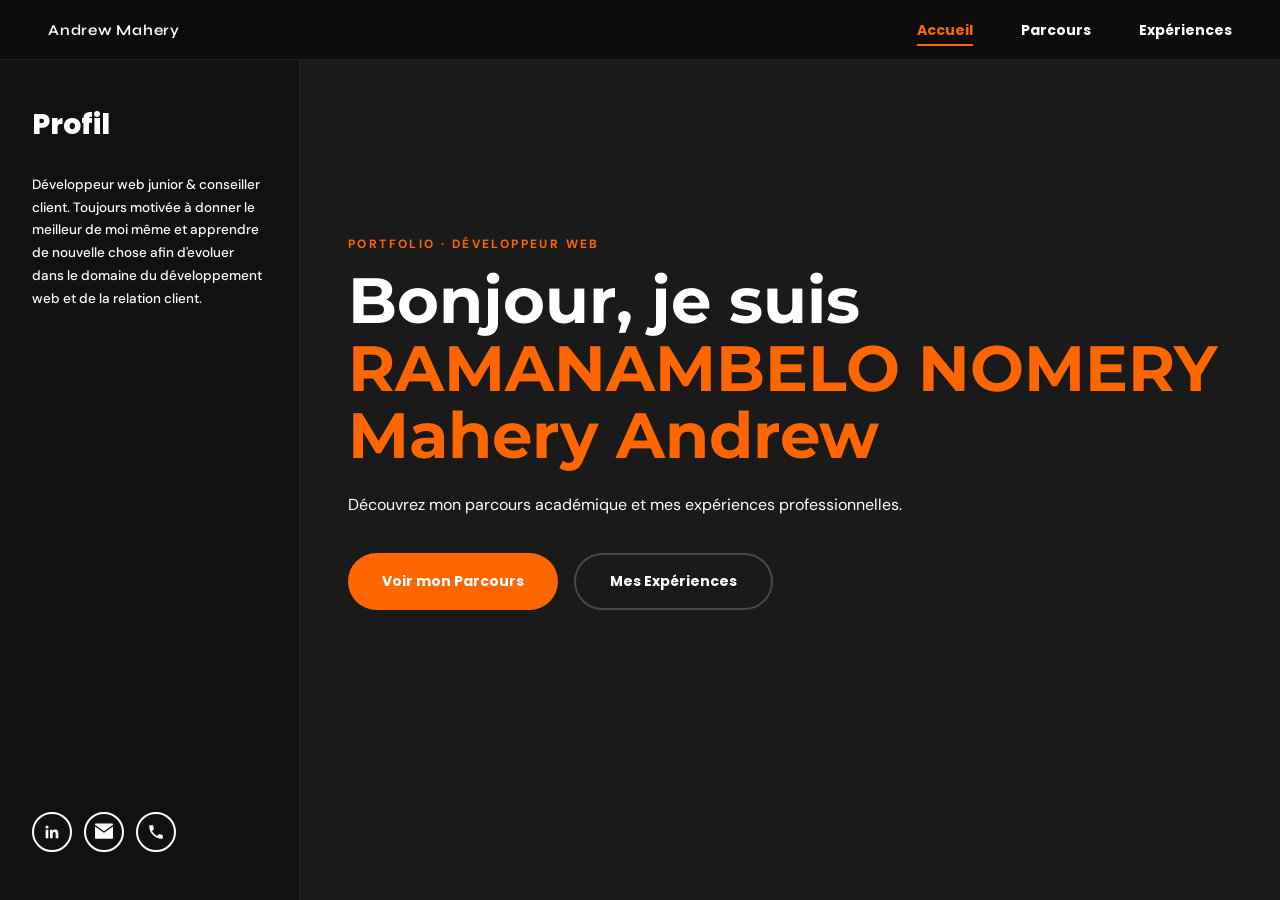
<file: index.html>
<!doctype html>
<html lang="fr">
  <head>
    <meta charset="UTF-8" />
    <meta name="viewport" content="width=device-width, initial-scale=1.0" />
    <title>Andrew Mahery – Portfolio</title>
    <link
      href="https://fonts.googleapis.com/css2?family=Syne:wght@400;600;700;800&family=DM+Sans:wght@300;400;500&family=Poppins:wght@400;700;800&family=Montserrat:wght@800&display=swap"
      rel="stylesheet"
    />
    <style>
      :root {
        --bg-dark: #1a1a1a;
        --bg-sidebar: #111111;
        --bg-card: #2e2e2e;
        --bg-nav: #0d0d0d;
        --accent: #ff6600;
        --white: #ffffff;
        --muted: #aaaaaa;
        --border: rgba(255, 255, 255, 0.08);
        --radius: 18px;
        --transition-smooth: all 0.5s cubic-bezier(0.23, 1, 0.32, 1);
        --transition-bounce: all 0.6s cubic-bezier(0.175, 0.885, 0.32, 1.15);
      }

      *,
      *::before,
      *::after {
        box-sizing: border-box;
        margin: 0;
        padding: 0;
      }
      html {
        scroll-behavior: smooth;
      }

      body {
        background: var(--bg-dark);
        color: var(--white);
        font-family: "DM Sans", sans-serif;
        min-height: 100vh;
        display: flex;
        flex-direction: column;
        overflow-x: hidden;
      }

      nav {
        position: sticky;
        top: 0;
        z-index: 100;
        background: var(--bg-nav);
        border-bottom: 1px solid var(--border);
        display: flex;
        align-items: center;
        justify-content: space-between;
        padding: 0 48px;
        height: 60px;
      }

      .nav-brand {
        font-family: "Syne", sans-serif;
        font-weight: 600;
        font-size: 15px;
        letter-spacing: 0.05em;
      }

      .nav-links {
        display: flex;
        gap: 48px;
        list-style: none;
      }
      .nav-links a {
        font-family: "Poppins", sans-serif;
        font-weight: 700;
        font-size: 14px;
        color: var(--white);
        text-decoration: none;
        padding: 6px 0;
        position: relative;
        transition: var(--transition-smooth);
      }
      .nav-links a::after {
        content: "";
        position: absolute;
        bottom: 0;
        left: 0;
        width: 0;
        height: 2px;
        background: var(--accent);
        transition: width 0.3s ease;
      }
      .nav-links a:hover::after,
      .nav-links a.active::after {
        width: 100%;
      }
      .nav-links a:hover,
      .nav-links a.active {
        color: var(--accent);
      }

      .layout {
        display: flex;
        flex: 1;
      }

      aside {
        width: 300px;
        min-width: 300px;
        background: var(--bg-sidebar);
        border-right: 1px solid var(--border);
        padding: 48px 32px;
        position: sticky;
        top: 60px;
        height: calc(100vh - 60px);
        overflow-y: auto;
        display: flex;
        flex-direction: column;
      }

      .sidebar-title {
        font-family: "Poppins", sans-serif;
        font-weight: 800;
        font-size: 28px;
        line-height: 1.2;
        margin-bottom: 32px;
        transition:
          opacity 0.4s ease,
          transform 0.4s ease;
      }
      .sidebar-desc {
        font-size: 13.5px;
        font-weight: 500;
        line-height: 1.7;
        color: var(--white);
        flex: 1;
        transition: opacity 0.4s ease;
      }

      .sidebar-socials {
        margin-top: 40px;
        display: flex;
        gap: 12px;
      }
      .social-btn {
        width: 40px;
        height: 40px;
        border-radius: 50%;
        border: 2px solid var(--white);
        display: flex;
        align-items: center;
        justify-content: center;
        transition: var(--transition-bounce);
      }
      .social-btn:hover {
        background: var(--accent);
        border-color: var(--accent);
        transform: scale(1.15) rotate(5deg);
      }
      .social-btn svg {
        width: 18px;
        height: 18px;
        fill: var(--white);
      }

      main {
        flex: 1;
        padding: 48px 48px 80px;
      }

      .section {
        display: none; /* On cache totalement les sections inactives */
        opacity: 0;
        transform: translateY(15px);
        transition:
          opacity 0.5s ease,
          transform 0.5s ease;
      }

      .section.active {
        display: block; /* On l'affiche dans le flux normal */
        opacity: 1;
        transform: translateY(0);
      }

      @keyframes sectionFadeIn {
        from {
          opacity: 0;
          transform: translateY(30px);
        }
        to {
          opacity: 1;
          transform: translateY(0);
        }
      }

      .section-header {
        margin-bottom: 32px;
      }
      .section-header h2 {
        font-family: "Poppins", sans-serif;
        font-weight: 800;
        font-size: 32px;
      }
      .section-header .year {
        font-size: 13px;
        color: var(--muted);
        margin-top: 4px;
        letter-spacing: 0.1em;
      }

      /* ── PROJETS : GRILLE DE 3 ── */
      .projects-grid {
        display: grid;
        grid-template-columns: repeat(3, 1fr);
        gap: 20px;
      }

      .project-card {
        background: var(--bg-card);
        border-radius: var(--radius);
        padding: 24px;
        display: flex;
        flex-direction: column;
        align-items: flex-start;
        gap: 16px;
        border: 1px solid transparent;
        transition: var(--transition-smooth);
      }
      .project-card:hover {
        border-color: var(--accent);
        background: #353535;
        transform: translateY(-8px);
        box-shadow: 0 15px 35px rgba(0, 0, 0, 0.3);
      }

      .project-icon {
        width: 52px;
        height: 52px;
        border-radius: 12px;
        background: #111;
        display: flex;
        align-items: center;
        justify-content: center;
        flex-shrink: 0;
      }
      .project-info h3 {
        font-family: "Poppins", sans-serif;
        font-weight: 700;
        font-size: 16px;
        margin-bottom: 8px;
      }
      .project-info p {
        font-size: 12.5px;
        color: #ccc;
        line-height: 1.6;
      }

      .carousel-wrap {
        position: relative;
        margin-bottom: 24px;
      }
      .carousel {
        overflow: hidden;
        border-radius: var(--radius);
        border: 2px solid rgba(255, 255, 255, 0.1);
      }
      .carousel-track {
        display: flex;
        transition: transform 0.8s cubic-bezier(0.65, 0, 0.35, 1);
      }
      .carousel-slide-placeholder {
        min-width: 100%;
        height: 360px;
        background: linear-gradient(135deg, #2a2a2a, #3a3a3a);
        display: flex;
        align-items: center;
        justify-content: center;
        font-size: 48px;
      }
      .carousel-btn {
        position: absolute;
        top: 50%;
        transform: translateY(-50%);
        background: rgba(0, 0, 0, 0.6);
        border: none;
        color: white;
        width: 44px;
        height: 44px;
        border-radius: 50%;
        cursor: pointer;
        z-index: 5;
        transition: var(--transition-bounce);
      }
      .carousel-btn:hover {
        background: var(--accent);
        transform: translateY(-50%) scale(1.1);
      }
      .carousel-btn.prev {
        left: 15px;
      }
      .carousel-btn.next {
        right: 15px;
      }

      .carousel-dots {
        display: flex;
        justify-content: center;
        gap: 8px;
        margin-top: 16px;
      }
      .dot {
        width: 10px;
        height: 10px;
        background: #444;
        border-radius: 50%;
        cursor: pointer;
        transition: 0.3s;
      }
      .dot.active {
        background: white;
        transform: scale(1.3);
      }

      .exp-card {
        background: var(--bg-card);
        border-radius: var(--radius);
        display: flex;
        overflow: hidden;
        margin-bottom: 20px;
        border: 1px solid transparent;
        transition:
          transform 0.6s cubic-bezier(0.16, 1, 0.3, 1),
          box-shadow 0.6s cubic-bezier(0.16, 1, 0.3, 1),
          border-color 0.4s ease;
      }
      .exp-card:hover {
        transform: translateY(-5px);
        border-color: rgba(255, 102, 0, 0.4);
        box-shadow: 0 10px 30px rgba(0, 0, 0, 0.4);
      }
      .exp-logo,
      .exp-logo-1 {
        width: 220px;
        min-width: 220px;
        display: flex;
        align-items: center;
        justify-content: center;
        padding: 25px;
      }
      .exp-logo {
        background: #ff6600;
      }
      .exp-logo-1 {
        background: #006468;
      }
      .exp-logo-text {
        font-family: "Syne", sans-serif;
        font-weight: 800;
        font-size: 32px;
        color: white;
        letter-spacing: -1px;
      }
      .exp-body {
        padding: 28px;
        flex: 1;
      }
      .exp-company {
        font-family: "Poppins", sans-serif;
        font-weight: 800;
        font-size: 19px;
      }
      .exp-company span {
        color: var(--accent);
      }
      .exp-period {
        font-size: 12px;
        color: var(--muted);
        margin-bottom: 15px;
        font-weight: 600;
        text-transform: uppercase;
      }
      .exp-cert {
        display: inline-block;
        padding: 7px 16px;
        border: 1.5px solid white;
        border-radius: 8px;
        font-size: 11px;
        font-weight: 800;
        cursor: pointer;
        margin-top: 10px;
        transition: var(--transition-smooth);
      }
      .exp-cert:hover {
        background: white;
        color: black;
        transform: scale(1.05);
      }

      .hero {
        min-height: 70vh;
        display: flex;
        flex-direction: column;
        justify-content: center;
      }
      .hero-tag {
        color: var(--accent);
        font-size: 12px;
        font-weight: 700;
        text-transform: uppercase;
        letter-spacing: 0.2em;
        margin-bottom: 15px;
      }
      .hero h1 {
        font-family: "Montserrat", sans-serif;
        font-size: clamp(34px, 6vw, 64px);
        margin-bottom: 25px;
        line-height: 1.05;
      }
      .hero-btns {
        display: flex;
        gap: 16px;
        margin-top: 1cm;
      }
      .btn-primary,
      .btn-outline {
        padding: 16px 34px;
        border-radius: 50px;
        font-weight: 700;
        cursor: pointer;
        transition: var(--transition-bounce);
        border: none;
        font-family: "Poppins", sans-serif;
        font-size: 14px;
      }
      .btn-primary {
        background: var(--accent);
        color: white;
      }
      .btn-outline {
        background: transparent;
        color: white;
        border: 2px solid rgba(255, 255, 255, 0.2);
      }
      .btn-primary:hover {
        transform: translateY(-5px);
        box-shadow: 0 10px 20px rgba(255, 102, 0, 0.3);
      }
      .btn-outline:hover {
        border-color: white;
        transform: translateY(-5px);
      }

      .sub-nav {
        display: flex;
        gap: 12px;
        margin-bottom: 32px;
      }
      .sub-btn {
        padding: 10px 24px;
        border-radius: 50px;
        border: 1.5px solid #333;
        background: transparent;
        color: white;
        cursor: pointer;
        transition: var(--transition-smooth);
        font-family: "Syne", sans-serif;
        font-weight: 600;
      }
      .sub-btn.active {
        background: var(--accent);
        border-color: var(--accent);
        transform: scale(1.05);
      }
      .sub-section {
        display: none;
      }
      .sub-section.active {
        display: block;
        animation: sectionFadeIn 0.5s ease forwards;
      }

      @media (max-width: 1200px) {
        .projects-grid {
          grid-template-columns: repeat(2, 1fr);
        }
      }

      /* Style du bouton menu (caché sur PC) */
      /* ================= MENU HAMBURGER ================= */

      /* PC → caché */
      .menu-toggle {
        display: none;
        background: none;
        border: none;
        color: white;
        font-size: 28px;
        cursor: pointer;
      }

      /* MOBILE */
      @media (max-width: 900px) {
        .menu-toggle {
          display: block;
        }

        .nav-links {
          display: flex;
          flex-direction: column;
          position: fixed;
          top: 60px;
          left: -100%;
          background: var(--bg-nav);
          width: 100%;
          padding: 30px;
          gap: 25px;
          transition: var(--transition-smooth);
          border-bottom: 1px solid var(--border);
          z-index: 99;
        }

        .nav-links.mobile-active {
          left: 0;
        }

        .projects-grid {
          grid-template-columns: 1fr;
        }

        /* ✅ FIX RESPONSIVE LAYOUT */
        .layout {
          flex-direction: column;
        }

        aside {
          position: static; /* 🔥 IMPORTANT (pas relative) */
          width: 100%;
          min-width: 100%;
          height: auto; /* 🔥 enlève le calc(100vh - 60px) */
          top: unset; /* 🔥 reset sticky */
          border-right: none;
          border-bottom: 1px solid var(--border);
          padding: 25px 20px;
        }

        main {
          padding: 30px 20px 60px;
        }
      }
      /* Dans ton bloc <style> */

      .carousel-slide {
        min-width: 100%;
        height: 500px; /* Définit une hauteur fixe pour le cadre */
        display: flex;
        align-items: center;
        justify-content: center;
        background: #000; /* Fond noir pour remplir si l'image est plus étroite */
        overflow: hidden;
      }

      .carousel-slide img {
        max-width: 100%; /* Empêche l'image de déborder en largeur */
        max-height: 100%; /* Empêche l'image de déborder en hauteur */
        object-fit: contain; /* Affiche l'image ENTIÈRE sans la couper */
        display: block;
      }
      .links {
        color: inherit; /* Enlève le bleu (prend la couleur du texte autour) */
        text-decoration: none; /* Enlève le soulignement */
      }

      /* Optionnel : ajouter un effet au survol pour l'ergonomie */
      .links:hover {
        color: #ff6600; /* Change de couleur au survol */
      }
      /* Correction pour les cartes d'expérience sur mobile */
      @media (max-width: 600px) {
        .exp-card {
          flex-direction: column; /* Empile le logo et le texte verticalement */
        }

        .exp-logo,
        .exp-logo-1 {
          width: 100%; /* Le logo prend toute la largeur */
          min-width: 100%;
          height: 120px; /* On réduit la hauteur pour que ce soit plus joli */
          padding: 15px;
        }

        .exp-logo-text {
          font-size: 24px; /* Texte un peu plus petit sur mobile */
        }

        .exp-body {
          padding: 20px; /* Un peu moins d'espace interne */
        }
      }
      .exp-company {
  display: flex;
  align-items: center;
  gap: 10px; /* Espace entre le titre et le + */
}

/* Conteneur pour positionner le bouton dans la carte */
.exp-body {
  position: relative; /* Permet de placer le bouton par rapport à ce bloc */
}

/* Le bouton + dans un cercle */
.btn-plus-circle {
  position: absolute;
  bottom: 20px;
  right: 20px;
  width: 32px;
  height: 32px;
  background: var(--accent);
  border-radius: 50%;
  display: flex;
  align-items: center;
  justify-content: center;
  color: white;
  font-size: 20px;
  font-weight: bold;
  box-shadow: 0 0 0 rgba(255, 102, 0, 0.4);
  animation: pulse-glow 2s infinite; /* Animation de clignotement doux */
  transition: var(--transition-bounce);
}

/* Animation de clignotement (effet de souffle) */
@keyframes pulse-glow {
  0% {
    box-shadow: 0 0 0 0 rgba(255, 102, 0, 0.7);
  }
  70% {
    box-shadow: 0 0 0 10px rgba(255, 102, 0, 0);
  }
  100% {
    box-shadow: 0 0 0 0 rgba(255, 102, 0, 0);
  }
}

/* Effet au survol de la carte parente */
.exp-card:hover .btn-plus-circle {
  transform: scale(1.2);
  background: white;
  color: var(--accent);
}
    </style>
  </head>
  <body>
    <nav>
      <span class="nav-brand"
        ><a href="index.html" class="links">Andrew Mahery</a></span
      >

      <button class="menu-toggle" aria-label="Ouvrir le menu">☰</button>

      <ul class="nav-links">
        <li><a href="#" class="active" data-section="accueil">Accueil</a></li>
        <li><a href="#" data-section="parcours">Parcours</a></li>
        <li><a href="#" data-section="experiences">Expériences</a></li>
      </ul>
    </nav>

    <div class="layout">
      <aside>
        <div class="sidebar-title" id="sidebar-title">Profil</div>
        <p class="sidebar-desc" id="sidebar-desc">
          Développeur web junior & conseiller client. Toujours motivée à donner le meilleur de moi même et apprendre de nouvelle chose afin d'evoluer dans le domaine du développement web et de la relation client.
        </p>
        <div class="sidebar-socials">
          <a href="https://www.linkedin.com/in/andrew-mahery-1556b8363/?skipRedirect=true"
            target="_blank"
            rel="noopener noreferrer"
            class="social-btn"
            title="LinkedIn"
          >
            <svg viewBox="0 0 24 24">
              <path
                d="M20.447 20.452h-3.554v-5.569c0-1.328-.027-3.037-1.852-3.037-1.853 0-2.136 1.445-2.136 2.939v5.667H9.351V9h3.414v1.561h.046c.477-.9 1.637-1.85 3.37-1.85 3.601 0 4.267 2.37 4.267 5.455v6.286zM5.337 7.433a2.062 2.062 0 01-2.063-2.065 2.064 2.064 0 112.063 2.065zm1.782 13.019H3.555V9h3.564v11.452z"
              />
            </svg>
          </a>
          <a
            href="mailto:ramanambelonomery@gmail.com"
            class="social-btn"
            title="Envoyer un email"
          >
            <svg viewBox="0 0 24 24">
              <path
                d="M12 13.065L0 4.5V19.5C0 20.328 0.672 21 1.5 21H22.5C23.328 21 24 20.328 24 19.5V4.5L12 13.065Z"
              />
              <path
                d="M12 10.935L24 2.25C24 1.422 23.328 0.75 22.5 0.75H1.5C0.672 0.75 0 1.422 0 2.25L12 10.935Z"
              />
            </svg>
          </a>
          <a href="tel:+261330401125" class="social-btn" title="Téléphone">
            <svg viewBox="0 0 24 24">
              <path
                d="M6.62 10.79a15.053 15.053 0 006.59 6.59l2.2-2.2c.27-.27.67-.36 1.02-.24 1.12.37 2.33.57 3.57.57.55 0 1 .45 1 1V20c0 .55-.45 1-1 1-9.39 0-17-7.61-17-17 0-.55.45-1 1-1h3.5c.55 0 1 .45 1 1 0 1.25.2 2.45.57 3.57.11.35.03.74-.25 1.02l-2.2 2.2z"
              />
            </svg>
          </a>
        </div>
      </aside>

      <main>
        <section class="section active" id="accueil">
          <div class="hero">
            <div class="hero-tag">Portfolio · Développeur Web</div>
            <h1>
              Bonjour, je suis<br /><span style="color: var(--accent)"
                >RAMANAMBELO NOMERY <br />Mahery Andrew</span
              >
            </h1>
            <p>
              Découvrez mon parcours académique et mes expériences
              professionnelles.
            </p>
            <div class="hero-btns">
              <button class="btn-primary" onclick="navigate('parcours')">
                Voir mon Parcours
              </button>
              <button class="btn-outline" onclick="navigate('experiences')">
                Mes Expériences
              </button>
            </div>
          </div>
        </section>

        <section class="section" id="parcours">
          <div class="sub-nav">
            <button class="sub-btn active" data-sub="projet">
              Projets académiques
            </button>
            <button class="sub-btn" data-sub="hackaton">
              Hackathon inter INSI
            </button>
          </div>

          <div class="sub-section active" id="sub-projet">
            <div class="section-header">
              <h2>Projets académiques</h2>
              <div class="year">2024-2025</div>
            </div>
            <div class="projects-grid">
              <a
                href="Projects/pokedex/index.html"
                target="_blank"
                rel="noopener noreferrer"
                class="links"
              >
                <div class="project-card">
                  <div class="project-icon">
                    <svg viewBox="0 0 40 40">
                      <circle cx="20" cy="20" r="18" fill="white" />
                      <circle cx="20" cy="20" r="10" fill="#1a1a1a" />
                      <circle cx="20" cy="20" r="5" fill="white" />
                      <rect x="2" y="18" width="36" height="4" fill="#1a1a1a" />
                    </svg>
                  </div>
                  <div class="project-info">
                    <h3>Pokédex</h3>
                    <p>
                      Ce script JavaScript est une application web asynchrone
                      qui consomme l'API PokéAPI pour générer un Pokédex
                      dynamique avec chargement infini, filtrage en temps réel
                      et gestion visuelle des types de Pokémon.
                    </p>
                  </div>
                </div>
              </a>
              <a
                href="Projects/calculatrice/index.html"
                target="_blank"
                rel="noopener noreferrer"
                class="links"
              >
                <div class="project-card">
                  <div class="project-icon">
                    <svg viewBox="0 0 40 40">
                      <circle cx="20" cy="20" r="18" fill="white" />
                      <rect
                        x="12"
                        y="10"
                        width="16"
                        height="20"
                        rx="3"
                        fill="#1a1a1a"
                      />
                      <rect
                        x="14"
                        y="12"
                        width="12"
                        height="4"
                        rx="1"
                        fill="white"
                      />
                      <circle cx="15" cy="20" r="1.5" fill="white" />
                      <circle cx="20" cy="20" r="1.5" fill="white" />
                      <circle cx="25" cy="20" r="1.5" fill="white" />
                    </svg>
                  </div>
                  <div class="project-info">
                    <h3>Calculatrice</h3>
                    <p>
                      Application interactive en JavaScript pur (Vanilla JS)
                      d'une calculatrice, gérant la logique arithmétique, les
                      changements de signes, les pourcentages et la mise à jour
                      dynamique de l'affichage via le DOM.
                    </p>
                  </div>
                </div>
              </a>
              <a
                href="Projects/Quizz-Parite/index.html"
                target="_blank"
                rel="noopener noreferrer"
                class="links"
              >
                <div class="project-card">
                  <div class="project-icon">
                    <svg viewBox="0 0 40 40">
                      <circle cx="20" cy="20" r="18" fill="white" />
                      <path
                        d="M20 12 C17 12, 15 14, 15 16 C15 17.5, 16 18.5, 17.5 19.5 C19 20.5, 20 21.5, 20 23"
                        stroke="#1a1a1a"
                        stroke-width="2.5"
                        fill="none"
                      />
                      <circle cx="20" cy="27" r="1.5" fill="#1a1a1a" />
                    </svg>
                  </div>
                  <div class="project-info">
                    <h3>Quiz</h3>
                    <p>
                      Application de quiz dynamique générant aléatoirement des
                      questionnaires à partir d'une banque de données, incluant
                      un système de validation en temps réel et un retour visuel
                      sur les erreurs commises.
                    </p>
                  </div>
                </div>
              </a>
              <a
                href="Projects/To-Do list/index.html"
                target="_blank"
                rel="noopener noreferrer"
                class="links"
              >
                <div class="project-card">
                  <div class="project-icon">
                    <svg viewBox="0 0 40 40">
                      <circle cx="20" cy="20" r="18" fill="white" />
                      <path
                        d="M14 21 L18 25 L26 16"
                        stroke="#1a1a1a"
                        stroke-width="3"
                        fill="none"
                        stroke-linecap="round"
                        stroke-linejoin="round"
                      />
                    </svg>
                  </div>
                  <div class="project-info">
                    <h3>To-Do List</h3>
                    <p>
                      Gestionnaire de tâches interactif permettant l'ajout
                      dynamique, le marquage par complétion et la suppression
                      d'éléments avec manipulation en temps réel du DOM et
                      stockage en mémoire vive.
                    </p>
                  </div>
                </div>
              </a>
              <a
                href="Projects/pomodro/index.html"
                target="_blank"
                rel="noopener noreferrer"
                class="links"
              >
                <div class="project-card">
                  <div class="project-icon">
                    <svg viewBox="0 0 40 40">
                      <circle cx="20" cy="20" r="18" fill="white" />
                      <circle
                        cx="20"
                        cy="20"
                        r="8"
                        stroke="#1a1a1a"
                        stroke-width="2"
                        fill="none"
                      />
                      <line
                        x1="20"
                        y1="20"
                        x2="20"
                        y2="14"
                        stroke="#1a1a1a"
                        stroke-width="2"
                      />
                      <line
                        x1="20"
                        y1="20"
                        x2="25"
                        y2="20"
                        stroke="#1a1a1a"
                        stroke-width="2"
                      />
                    </svg>
                  </div>
                  <div class="project-info">
                    <h3>Minuteur</h3>
                    <p>
                      Application de gestion du temps type Pomodoro,
                      automatisant l'alternance entre sessions de travail et
                      périodes de repos avec un suivi dynamique des cycles
                      d'activité.
                    </p>
                  </div>
                </div>
              </a>
              <a
                href="Projects/Cookie/index.html"
                target="_blank"
                rel="noopener noreferrer"
                class="links"
              >
                <div class="project-card">
                  <div class="project-icon">
                    <svg viewBox="0 0 40 40">
                      <!-- Fond du cookie (le même cercle blanc) -->
                      <circle cx="20" cy="20" r="18" fill="white" />

                      <!-- Contour du cookie (le même cercle noir de 2px) -->
                      <circle
                        cx="20"
                        cy="20"
                        r="16"
                        stroke="#1a1a1a"
                        stroke-width="2"
                        fill="none"
                      />

                      <!-- Les pépites de chocolat (même épaisseur de trait noir) -->
                      <circle cx="15" cy="15" r="1.5" fill="#1a1a1a" />
                      <circle cx="25" cy="18" r="1.5" fill="#1a1a1a" />
                      <circle cx="18" cy="26" r="1.5" fill="#1a1a1a" />
                      <circle cx="26" cy="27" r="1.5" fill="#1a1a1a" />
                      <circle cx="20" cy="21" r="1.5" fill="#1a1a1a" />
                    </svg>
                  </div>
                  <div class="project-info">
                    <h3>Cookies</h3>
                    <p>
                      Ce script est un gestionnaire interactif permettant de
                      créer, lister et supprimer des cookies HTTP avec
                      validation des données et gestion automatique des dates
                      d'expiration.
                    </p>
                  </div>
                </div>
              </a>
            </div>
          </div>

          <div class="sub-section" id="sub-hackaton">
            <div class="section-header">
              <h2>Hackathon inter INSI</h2>
              <div class="year">2024-2025</div>
            </div>
            <div class="carousel-wrap">
              <div class="carousel">
                <div class="carousel-track" id="carouselTrack">
                  <div class="carousel-slide">
                    <img src="Pictures/A.jpeg" alt="Hackathon 1" />
                  </div>
                  <div class="carousel-slide">
                    <img src="Pictures/B.JPG" alt="Hackathon 2" />
                  </div>
                  <div class="carousel-slide">
                    <img src="Pictures/C.JPG" alt="Hackathon 3" />
                  </div>
                </div>
              </div>
              <button class="carousel-btn prev" id="prevBtn">&#9664;</button>
              <button class="carousel-btn next" id="nextBtn">&#9654;</button>
            </div>
            <div class="carousel-dots" id="carouselDots"></div>
            <br />
            <p class="carousel-desc" style="padding: 0 10px; line-height: 1.6">
              <strong>1er Prix (Thématique IA)</strong><br />
              ARO (Hackathon inter-INSI): Conception d'une application de
              surveillance et de détection en temps réel des zones à risques.
              Intégration d'algorithmes d'IA, traitement de données en flux
              tendu et analyse prédictive.
            </p>
          </div>
        </section>

        <section class="section" id="experiences">
          <div class="section-header">
            <h2>Expériences Professionnelles</h2>
          </div>
          <a href="https://drive.google.com/file/d/1PjhDvtIfCh2mb2Sy_uKUFjUC50XPJhou/view?usp=sharing" target="_blank" class="links">
            <div class="exp-card">
              <div class="exp-logo">
                <div class="exp-logo-text">orange</div>
              </div>
              <div class="exp-body">
                <div class="exp-company"><span>ORANGE</span> ATH
                  <div class="btn-plus-circle">+</div>
                </div>
                <div class="exp-period">10/2025 - 04/2026</div>
                <p class="exp-desc">
                  Conseiller ATH Orange: Ma mission consiste à diagnostiquer et
                  résoudre les problématiques rencontrées par les clients tout
                  en assurant un suivi de qualité pour améliorer leur
                  satisfaction.
                </p> <br><br>
              </div>
            </div>
          </a>
          <a href="https://drive.google.com/file/d/1WlPtHkWJ7jcf9k9Wj_hi010ulxmZ6139/view?usp=sharing" target="_blank" rel="noopener noreferrer" class="links">
            <div class="exp-card">
              <div class="exp-logo-1">
                <div class="exp-logo-text">INSI</div>
              </div>
              <div class="exp-body">
                <div class="exp-company"><span>INSI</span> Stage
                </div>
                <div class="exp-period">08/2024 - 10/2025</div>
                <p class="exp-desc">
                  Systèmes et Réseaux : Virtualisation d'une application de
                  simulation réseau via la technologie Docker pour l'université
                  (conception et déploiement de conteneurs).
                </p>
              </div>
            </div>
          </a>
        </section>
      </main>
    </div>

    <script>
      document.addEventListener("DOMContentLoaded", () => {
        const navLinks = document.querySelectorAll(".nav-links a");
        const sections = document.querySelectorAll(".section");
        const sidebarTitle = document.getElementById("sidebar-title");
        const sidebarDesc = document.getElementById("sidebar-desc");

        const sidebarContent = {
          accueil: {
            title: "Profil",
            desc: "Développeur web junior & conseiller client. Toujours motivée à donner le meilleur de moi même et apprendre de nouvelle chose afin d'evoluer dans le domaine du développement web et de la relation client.",
          },
          parcours: {
            title: "Parcours<br>Académique",
            desc: "2024-2025: 1ère année à l'université INSI",
          },
          experiences: {
            title: "Compétences",
            desc:
              "Bonne Relation Client & Diplomatie" +
              "\n" +
              "Communication Professionnelle" +
              "\n" +
              "Travail en équipe & collaboration" +
              "\n" +
              "Analyse & Résolution de Problèmes" +
              "\n" +
              "Autonome & Dynamique",
          },
        };
        // À mettre à l'intérieur de ton DOMContentLoaded
        const menuToggle = document.querySelector(".menu-toggle");
        const navLinksContainer = document.querySelector(".nav-links");

        // Toggle uniquement en mobile
        menuToggle.addEventListener("click", () => {
          if (window.innerWidth <= 900) {
            navLinksContainer.classList.toggle("mobile-active");
          }
        });

        // Fermer le menu après clic (mobile)
        navLinks.forEach((link) => {
          link.addEventListener("click", () => {
            if (window.innerWidth <= 900) {
              navLinksContainer.classList.remove("mobile-active");
            }
          });
        });

        // Reset si retour en PC
        window.addEventListener("resize", () => {
          if (window.innerWidth > 900) {
            navLinksContainer.classList.remove("mobile-active");
          }
        });

        window.navigate = function (id) {
          sections.forEach((s) => s.classList.remove("active"));
          navLinks.forEach((a) => a.classList.remove("active"));
          document.getElementById(id).classList.add("active");
          const navItem = document.querySelector(`[data-section="${id}"]`);
          if (navItem) navItem.classList.add("active");
          sidebarTitle.innerHTML = sidebarContent[id].title;
          sidebarDesc.innerHTML = sidebarContent[id].desc.replace(
            /\n/g,
            "<br>",
          );
        };

        navLinks.forEach((a) => {
          a.addEventListener("click", (e) => {
            e.preventDefault();
            navigate(a.dataset.section);
          });
        });

        const subBtns = document.querySelectorAll(".sub-btn");
        const subSections = document.querySelectorAll(".sub-section");
        subBtns.forEach((btn) => {
          btn.addEventListener("click", () => {
            subBtns.forEach((b) => b.classList.remove("active"));
            subSections.forEach((s) => s.classList.remove("active"));
            btn.classList.add("active");
            document
              .getElementById("sub-" + btn.dataset.sub)
              .classList.add("active");
          });
        });

        const track = document.getElementById("carouselTrack");
        const dotsEl = document.getElementById("carouselDots");
        const slides = track.children;
        let cur = 0;

        for (let i = 0; i < slides.length; i++) {
          const d = document.createElement("div");
          d.className = "dot" + (i === 0 ? " active" : "");
          d.onclick = () => goTo(i);
          dotsEl.appendChild(d);
        }

        function goTo(n) {
          cur = (n + slides.length) % slides.length;
          track.style.transform = `translateX(-${cur * 100}%)`;
          document
            .querySelectorAll(".dot")
            .forEach((d, i) => d.classList.toggle("active", i === cur));
        }

        document.getElementById("prevBtn").onclick = () => goTo(cur - 1);
        document.getElementById("nextBtn").onclick = () => goTo(cur + 1);
      });
    </script>
  </body>
</html>
</file>
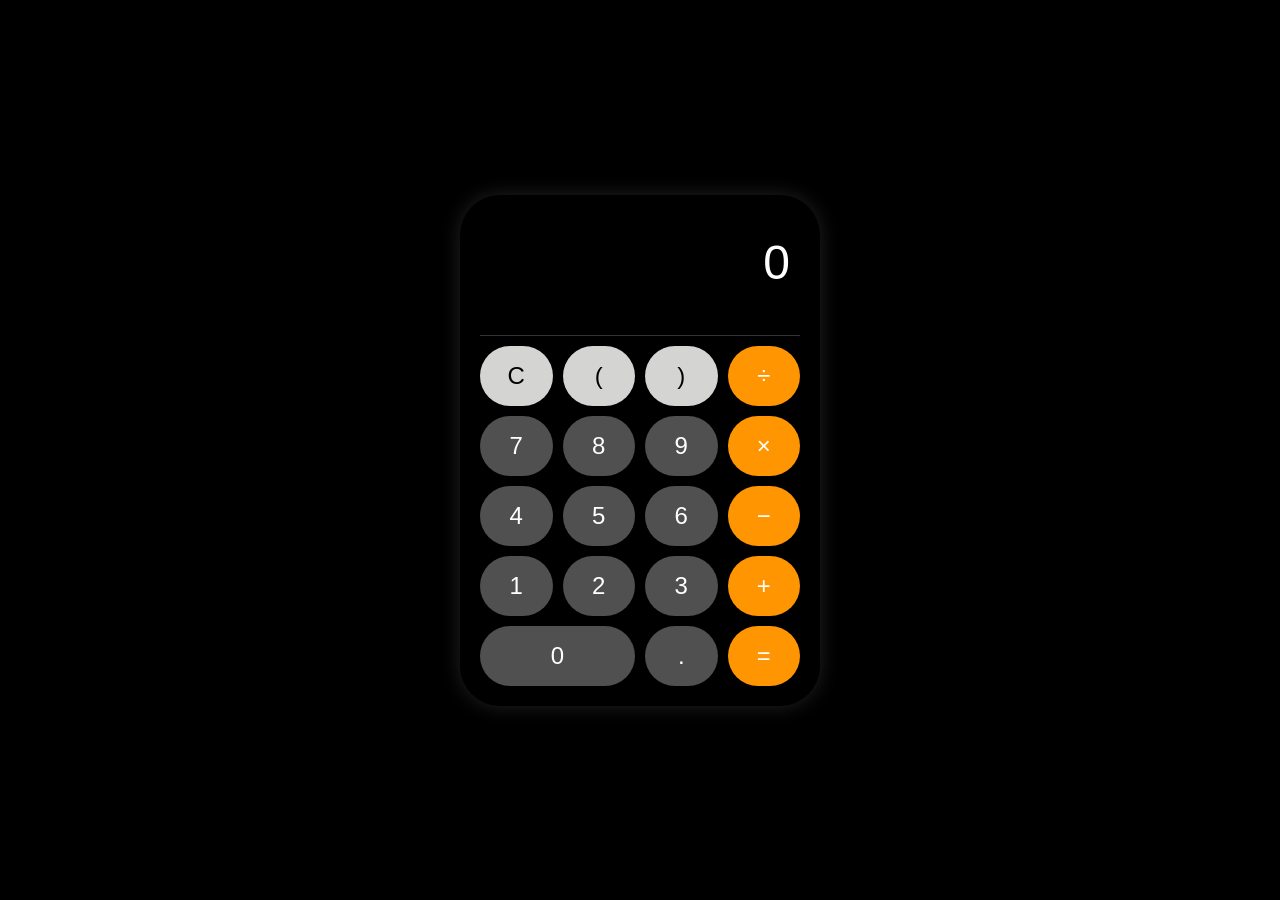
<file: Projects/calculatrice/index.html>
<!DOCTYPE html>
<html lang="fr">
<head>
  <meta charset="UTF-8" />
  <meta name="viewport" content="width=device-width, initial-scale=1.0"/>
  <title>Calculatrice iPhone</title>
  <link rel="stylesheet" href="style.css" />
</head>
<body>
  <div class="calculator">
    <div class="display" id="display">0</div>
    <div class="buttons">
      <button class="btn light" id="clear">C</button>
      <button class="btn light" data-value="(">(</button>
      <button class="btn light" data-value=")">)</button>
      <button class="btn orange" data-value="/">÷</button>

      <button class="btn dark" data-value="7">7</button>
      <button class="btn dark" data-value="8">8</button>
      <button class="btn dark" data-value="9">9</button>
      <button class="btn orange" data-value="*">×</button>

      <button class="btn dark" data-value="4">4</button>
      <button class="btn dark" data-value="5">5</button>
      <button class="btn dark" data-value="6">6</button>
      <button class="btn orange" data-value="-">−</button>

      <button class="btn dark" data-value="1">1</button>
      <button class="btn dark" data-value="2">2</button>
      <button class="btn dark" data-value="3">3</button>
      <button class="btn orange" data-value="+">+</button>

      <button class="btn dark wide" data-value="0">0</button>
      <button class="btn dark" data-value=".">.</button>
      <button class="btn orange" id="equals">=</button>
    </div>
  </div>
  <script src="script.js"></script>
</body>
</html>
</file>
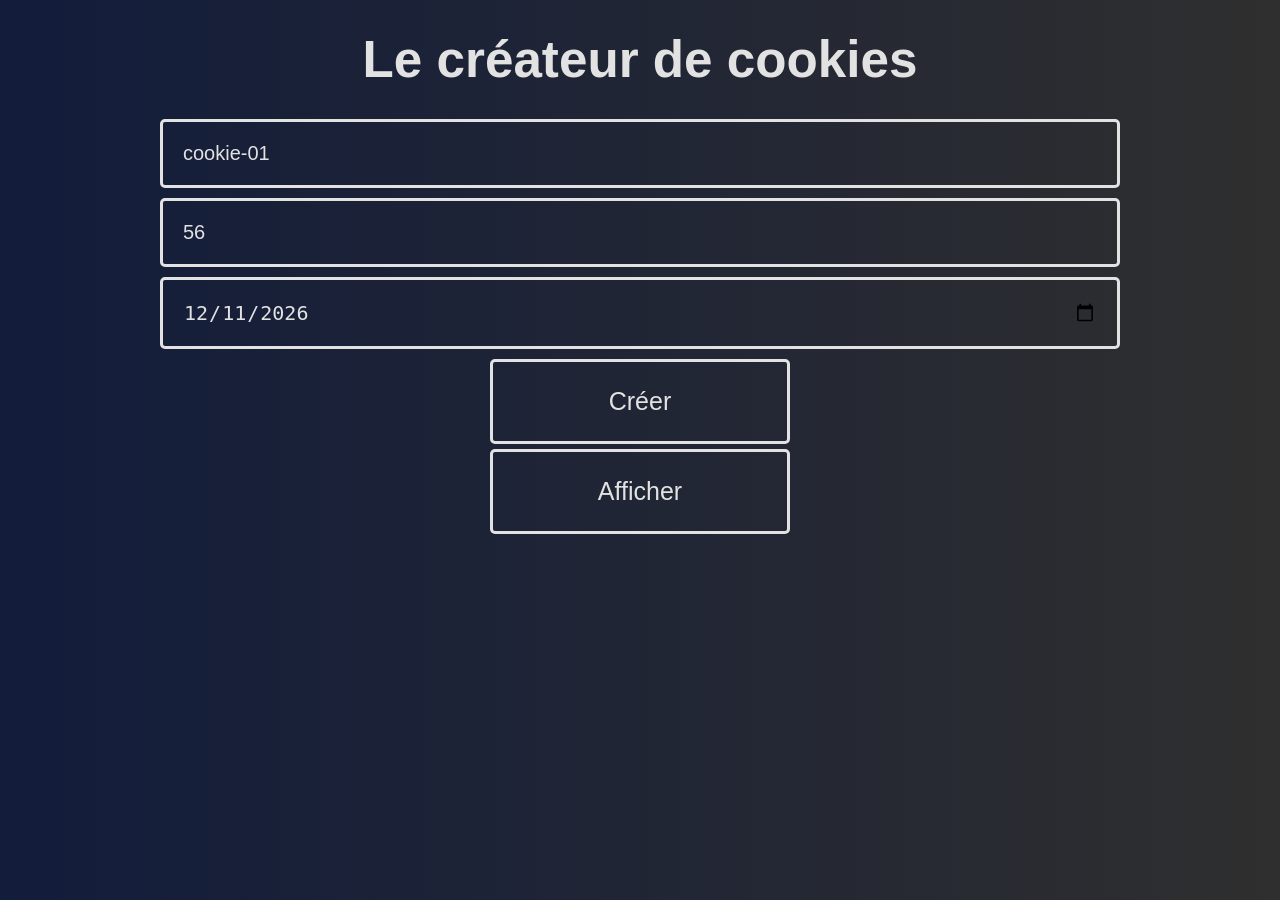
<file: Projects/Cookie/index.html>
<!DOCTYPE html>
<html lang="fr">
<head>
    <meta charset="UTF-8">
    <meta name="viewport" content="width=device-width, initial-scale=1.0">
    <title>Cookies are funny</title>
    <link rel="stylesheet" href="style.css">
</head>
<body>
    <h1>Le créateur de cookies</h1>
    <input type="text" name="cookieName" value="cookie-01">
    <input type="text" name="cookieValue" value="56">
    <input type="date" name="cookieExpire">

    <div class="container-btns">
        <button data-cookie="creer" class="btn1">Créer</button>
        <button data-cookie="toutAfficher" class="btn2">Afficher</button>
    </div>

    <p class="info-txt"></p>
    <ul class="affichage"></ul>

    <script src="script.js"></script>
</body>
</html>
</file>
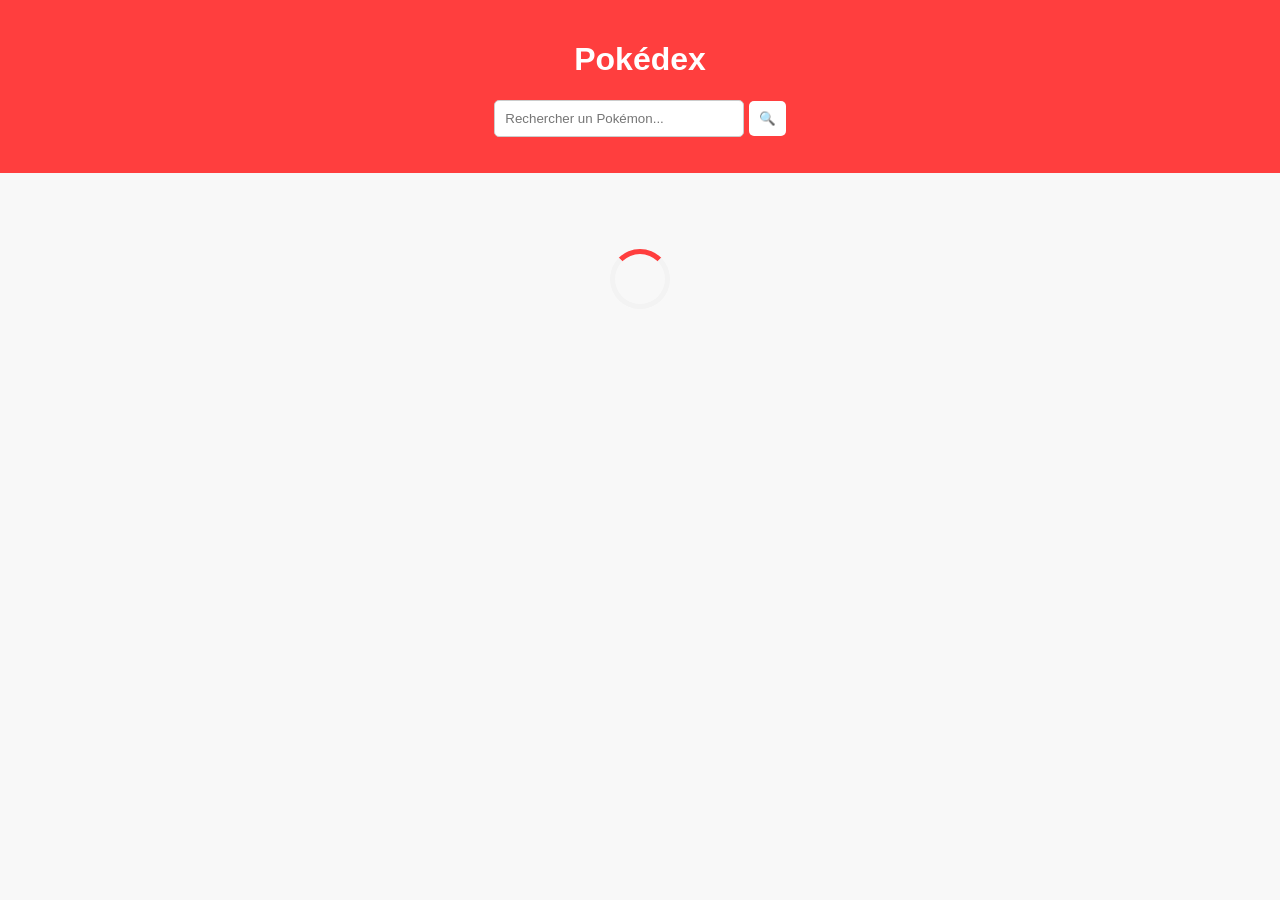
<file: Projects/pokedex/index.html>
<html lang="fr">
<head>
    <meta charset="UTF-8">
    <meta name="viewport" content="width=device-width, initial-scale=1.0">
    <title>Pokédex</title>
    <link rel="stylesheet" href="style.css">
</head>
<body>
    <header>
        <h1>Pokédex</h1>
        <form class="recherche-poke">
            <input type="text" placeholder="Rechercher un Pokémon...">
            <button type="submit">🔍</button>
        </form>
    </header>
    <ul class="list-poke"></ul>
    <div class="loader"></div>
    <script src="script.js"></script>
</body>
</html>
</file>
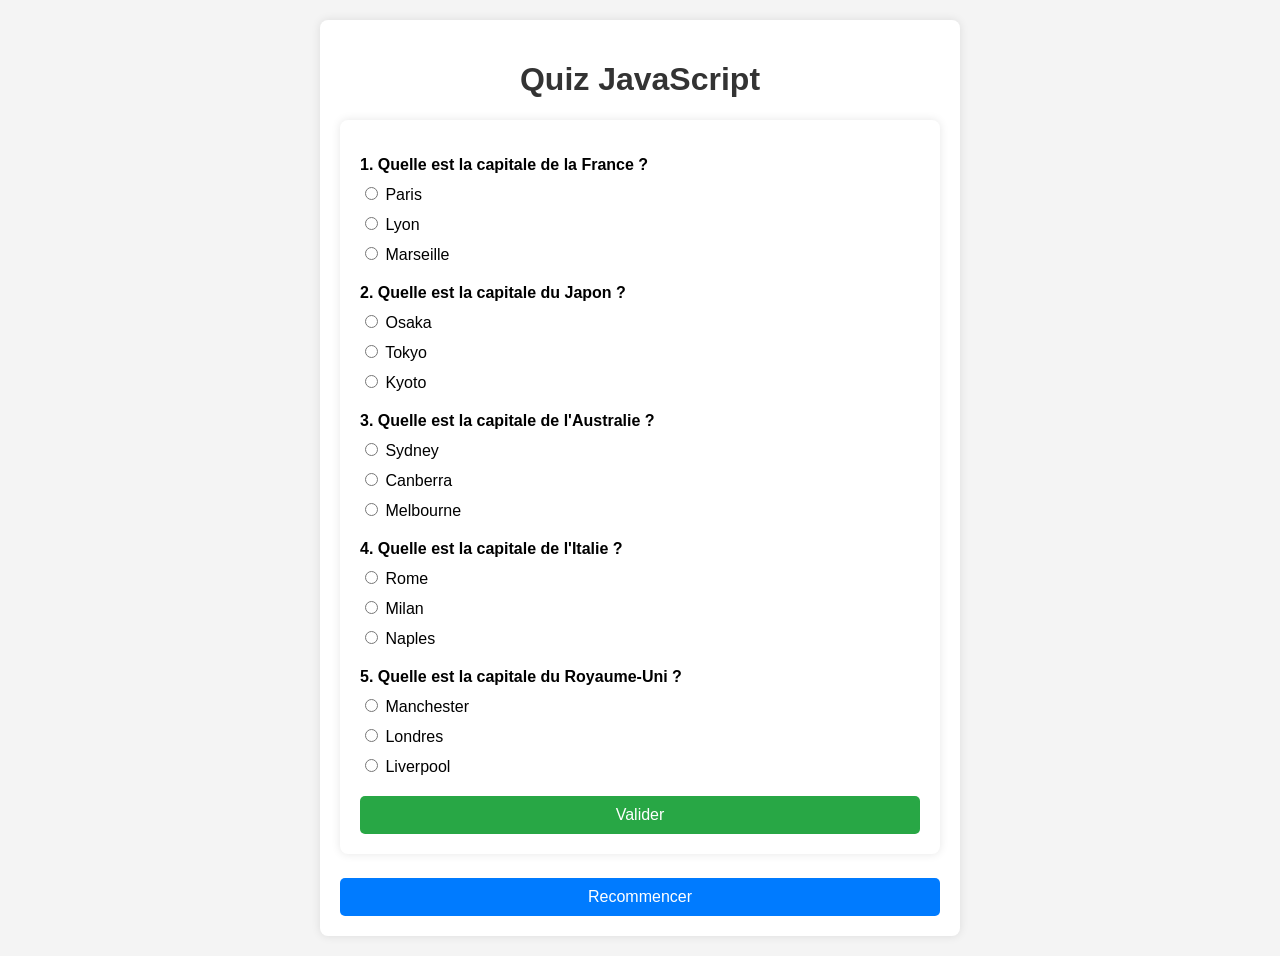
<file: Projects/Quizz-Parite/index.html>
<!DOCTYPE html>
<html lang="fr">
<head>
    <meta charset="UTF-8">
    <meta name="viewport" content="width=device-width, initial-scale=1.0">
    <title>Quiz JavaScript</title>
    <link rel="stylesheet" href="style.css">
</head>
<body>
    <div class="form-quizz">
        <h1>Quiz JavaScript</h1>
        <form class="form-quizz">
            <!-- Questions will be dynamically inserted here -->
            <div id="questions-container"></div>
            <button type="submit">Valider</button>
        </form>

        <div class="resultats">
            <h2></h2>
            <p class="note"></p>
            <p class="aide"></p>
            <button id="retry-button">Recommencer</button>
        </div>
    </div>

    <script src="script.js"></script>
</body>
</html>
</file>
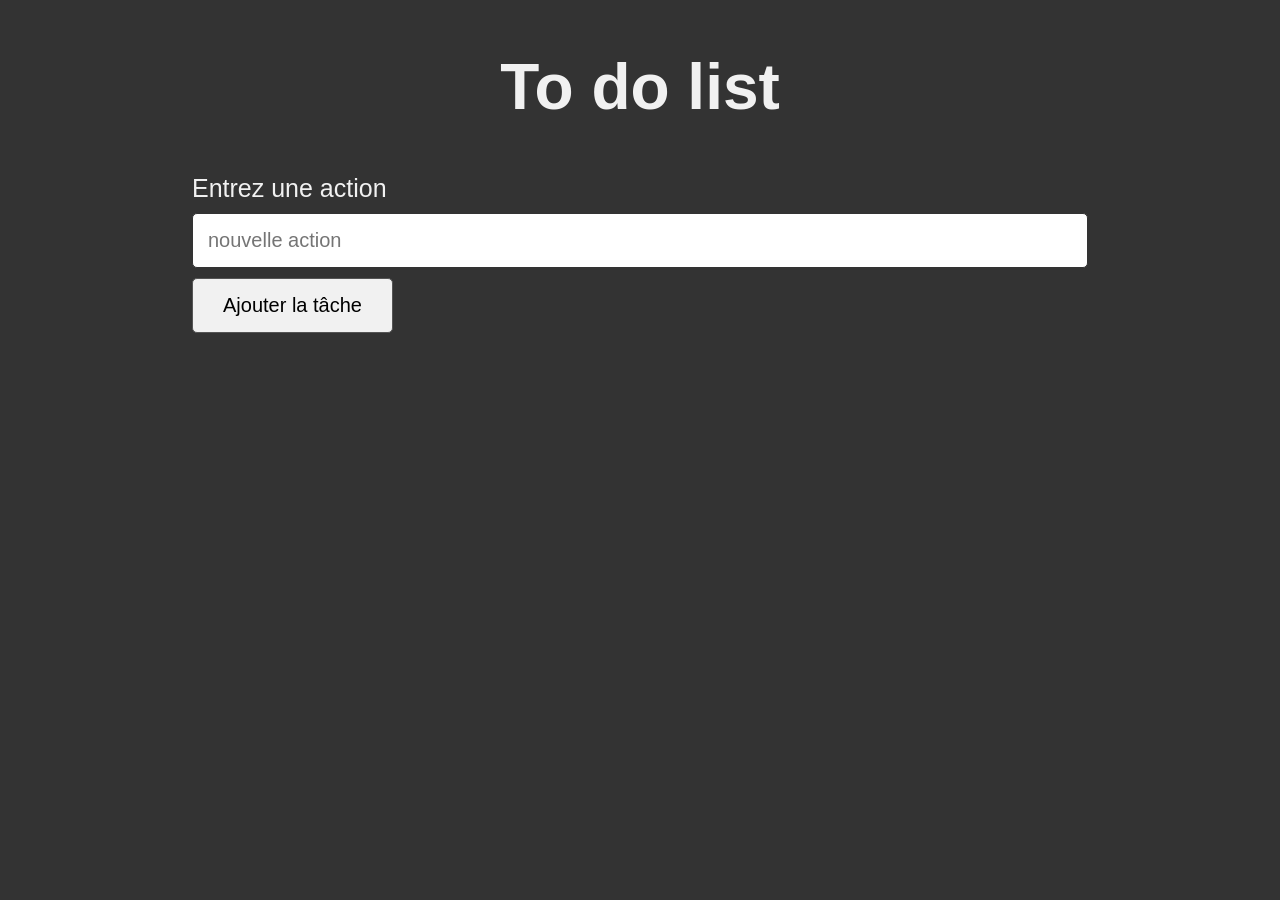
<file: Projects/To-Do list/index.html>
<!DOCTYPE html>
<html lang="fr">
<head>
    <meta charset="UTF-8">
    <meta name="viewport" content="width=device-width, initial-scale=1.0">
    <title>To Do List</title>
    <link rel="stylesheet" href="style.css">
</head>
<body>
    <h1>To do list</h1>
    <form>
        <label for="item">Entrez une action</label>
        <input id="item" type="text" placeholder="nouvelle action">
        <button type="submit">Ajouter la tâche</button>
    </form>
    <ul class="liste"></ul>

    <script src="script.js"></script>
</body>
</html>
</file>
<file: Projects/calculatrice/style.css>
body {
  margin: 0;
  font-family: "Helvetica Neue", sans-serif;
  background-color: #000;
  display: flex;
  align-items: center;
  justify-content: center;
  height: 100vh;
}

.calculator {
  width: 320px;
  background-color: #000;
  border-radius: 40px;
  padding: 20px;
  box-shadow: 0 0 20px #222;
}

.display {
  background: none;
  color: #fff;
  font-size: 3rem;
  text-align: right;
  padding: 20px 10px;
  border-bottom: 1px solid #333;
  margin-bottom: 10px;
  height: 80px;
  overflow-x: auto;
}

.buttons {
  display: grid;
  grid-template-columns: repeat(4, 1fr);
  gap: 10px;
}

.btn {
  height: 60px;
  font-size: 1.5rem;
  border: none;
  border-radius: 30px;
  cursor: pointer;
  transition: 0.1s;
}

.btn:active {
  opacity: 0.7;
}

.btn.light {
  background-color: #d4d4d2;
  color: #000;
}

.btn.dark {
  background-color: #505050;
  color: #fff;
}

.btn.orange {
  background-color: #ff9500;
  color: #fff;
}

.btn.wide {
  grid-column: span 2;
}
</file>
<file: Projects/Cookie/style.css>
*,
*::before,
*::after {
    box-sizing: border-box;
    margin: 0;
    padding: 0;
}

body {
    font-family: Arial, Helvetica, sans-serif;
    background: linear-gradient(to right, #121c3b, #2f2f2f);
    color: #e2e2e2;
}

h1 {
    text-align: center;
    font-size: 4vw;
    margin: 30px 0;
}

input {
    display: block;
    margin: 10px auto;
    padding: 20px;
    font-size: 20px;
    width: 75%;
    background: transparent;
    color: #e2e2e2;
    border: solid #e2e2e2;
    border-radius: 5px;
}

input:focus {
    box-shadow: 0px 0px 2px 2px rgba(255, 255, 255, 0.4);
}

button {
    display: block;
    width: 300px;
    font-size: 25px;
    padding: 25px;
    margin: 5px auto;
    background: transparent;
    border: solid #e2e2e2;
    border-radius: 5px;
    color: #e2e2e2;
}

button:nth-child(1) {
    animation: idle 2.5s alternate infinite;
}

button:hover {
    color: #121c3b;
    cursor: pointer;
    background: #e2e2e2;
    transition: 0.3s;
    animation: bounce 0.3s;
}

@keyframes bounce {
    0% {}
    50% {
        transform: scale(1.03);
    }
    100% {
        transform: scale(1.01);
    }
}

@keyframes idle {
    0% {
        transform: matrix(1, 0, 0, 1, 0, 0);
    }
    93% {
        transform: matrix(1, 0, 0, 1, 0, 0);
    }
    95% {
        transform: matrix(1.03, -0.03, 0.03, 1.03, 0, 0);
    }
    97% {
        transform: matrix(1.03, 0.03, -0.03, 1.03, 0, 0);
    }
}

.affichage {
    list-style-type: none;
    margin: 0 auto;
    width: 75%;
    padding: 15px;
    font-size: 20px;
}

.info-txt {
    margin: 10px auto;
    padding: 20px;
    font-size: 20px;
    width: 75%;
    text-align: center;
}
</file>
<file: Projects/pokedex/style.css>
body {
    font-family: Arial, sans-serif;
    text-align: center;
    background-color: #f8f8f8;
    margin: 0;
    padding: 0;
}

header {
    background-color: #ff3e3e;
    padding: 20px;
    color: white;
}

.recherche-poke {
    margin-top: 10px;
}

.recherche-poke input {
    padding: 10px;
    width: 250px;
    border: 1px solid #ccc;
    border-radius: 5px;
}

.recherche-poke button {
    padding: 10px;
    border: none;
    background-color: white;
    cursor: pointer;
    border-radius: 5px;
}

.list-poke {
    display: flex;
    flex-wrap: wrap;
    justify-content: center;
    padding: 20px;
    list-style: none;
}

.hoverableCarte {
    background-color: white;
    padding: 15px;
    margin: 10px;
    border-radius: 10px;
    box-shadow: 0 4px 8px rgba(0, 0, 0, 0.2);
    text-align: center;
    transition: transform 0.3s;
}

.hoverableCarte:hover {
    transform: scale(1.05);
}

img {
    width: 100px;
    height: 100px;
}

.loader {
    width: 50px;
    height: 50px;
    border: 5px solid #f3f3f3;
    border-top: 5px solid #ff3e3e;
    border-radius: 50%;
    animation: spin 1s linear infinite;
    margin: 20px auto;
    display: none;
}

@keyframes spin {
    0% { transform: rotate(0deg); }
    100% { transform: rotate(360deg); }
}
</file>
<file: Projects/Quizz-Parite/style.css>
body {
    font-family: Arial, sans-serif;
    background-color: #f4f4f4;
    margin: 0;
    padding: 20px;
}

h1 {
    text-align: center;
    color: #333;
}

.form-quizz {
    max-width: 600px;
    margin: 0 auto;
    background: #fff;
    padding: 20px;
    border-radius: 8px;
    box-shadow: 0 0 10px rgba(0, 0, 0, 0.1);
}

.question-block {
    margin-bottom: 20px;
}

.question-block p {
    font-weight: bold;
    margin-bottom: 10px;
}

label {
    display: block;
    margin-bottom: 10px;
}

button {
    display: block;
    width: 100%;
    padding: 10px;
    background-color: #28a745;
    color: white;
    border: none;
    border-radius: 5px;
    font-size: 16px;
    cursor: pointer;
}

button:hover {
    background-color: #218838;
}

.resultats {
    margin-top: 20px;
    text-align: center;
}

.resultats h2 {
    color: #333;
}

.note {
    font-size: 24px;
    font-weight: bold;
    color: #28a745;
}

.aide {
    color: #dc3545;
    font-style: italic;
}

.echec {
    animation: shake 0.5s;
}

@keyframes shake {
    0% { transform: translateX(0); }
    25% { transform: translateX(-10px); }
    50% { transform: translateX(10px); }
    75% { transform: translateX(-10px); }
    100% { transform: translateX(0); }
}

#retry-button {
    margin-top: 20px;
    background-color: #007bff;
}

#retry-button:hover {
    background-color: #0056b3;
}
</file>
<file: Projects/To-Do list/style.css>
*,
*::before,
*::after {
    box-sizing: border-box;
    margin: 0;
    padding: 0;
}

body {
    background: #333;
    color: #f1f1f1;
    font-family: Arial, Helvetica, sans-serif;
}

h1 {
    text-align: center;
    font-size: 5vw;
    margin: 50px 0;
}

form {
    display: block;
    margin: 0 auto;
    width: 70%;
    max-width: 1200px;
    min-width: 400px;
}

form label {
    display: block;
    font-size: 25px;
}

form input {
    width: 100%;
    padding: 15px;
    font-size: 20px;
    margin: 10px 0;
    border: none;
    border-radius: 5px;
    border: 1px solid #333;
}

form input:focus {
    box-shadow: 0 0 2px 2px rgba(255, 255, 255, 0.4);
}

form button {
    padding: 15px 30px;
    font-size: 20px;
    background: #f1f1f1;
    border: 1px solid #555;
    border-radius: 5px;
}

form button:hover {
    background: transparent;
    color: #f1f1f1;
    cursor: pointer;
    border: 1px solid #f1f1f1;
    transition: 0.5s;
    box-shadow: 0 0 2px 2px rgba(255, 255, 255, 0.4);
}

.liste {
    list-style-type: none;
    margin: 20px auto 0;
    width: 70%;
    max-width: 1200px;
    min-width: 400px;
}

li {
    font-size: 20px;
    width: 100%;
    background: #f1f1f1;
    display: flex;
    align-items: center;
    padding: 5px;
    color: #333;
    margin: 5px 0;
    border-radius: 5px;
}

li:hover {
    box-shadow: 0 0 2px 2px rgba(255, 255, 255, 0.4);
}

li input {
    width: 40px;
    height: 40px;
    margin-left: 15px;
}

li button {
    margin-left: auto;
    padding: 5px;
    background: #333;
    border: none;
    border-radius: 5px;
}

li button:hover {
    box-shadow: 0 0 2px 2px rgba(255, 50, 50, 0.8);
    cursor: pointer;
    transition: 0.3s;
}

button img {
    width: 40px;
    pointer-events: none;
}

li span {
    font-size: 25px;
    margin-left: 20px;
}

li.finDeTache span {
    text-decoration: line-through;
}
</file>
